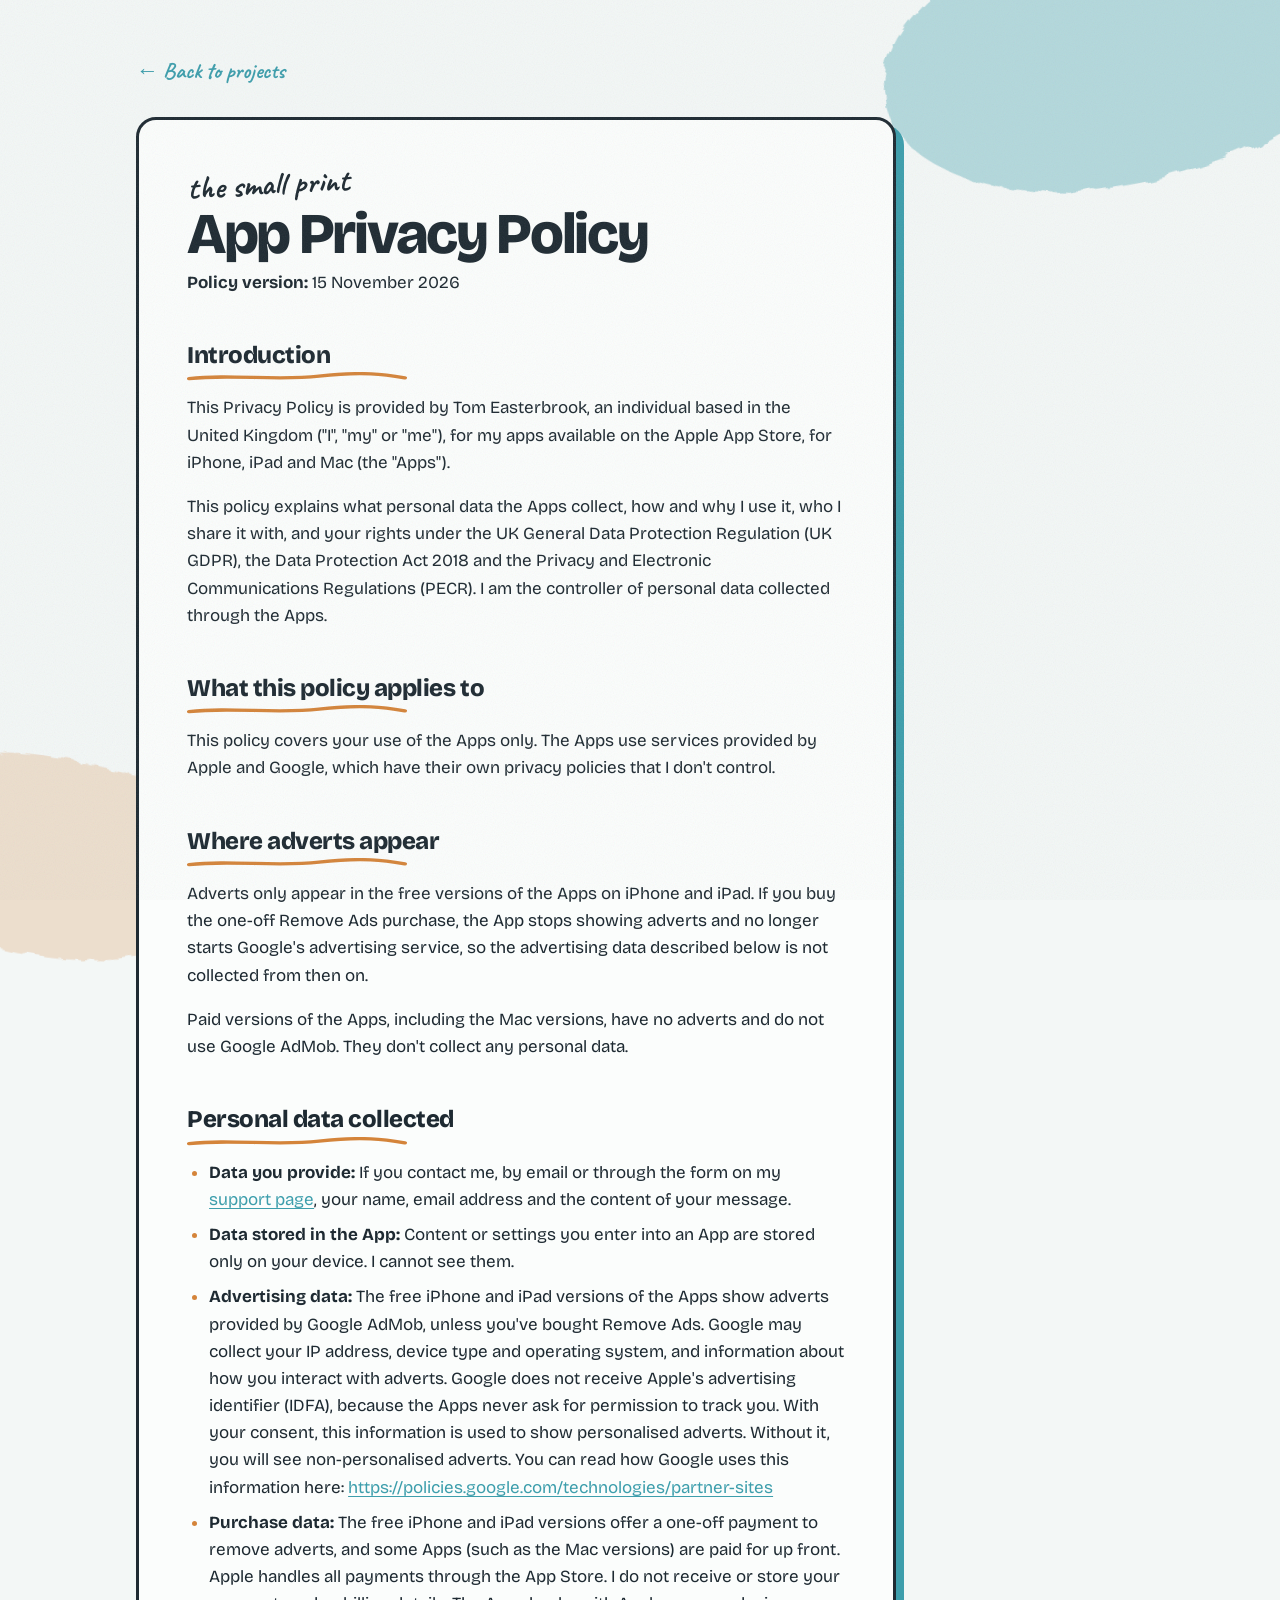
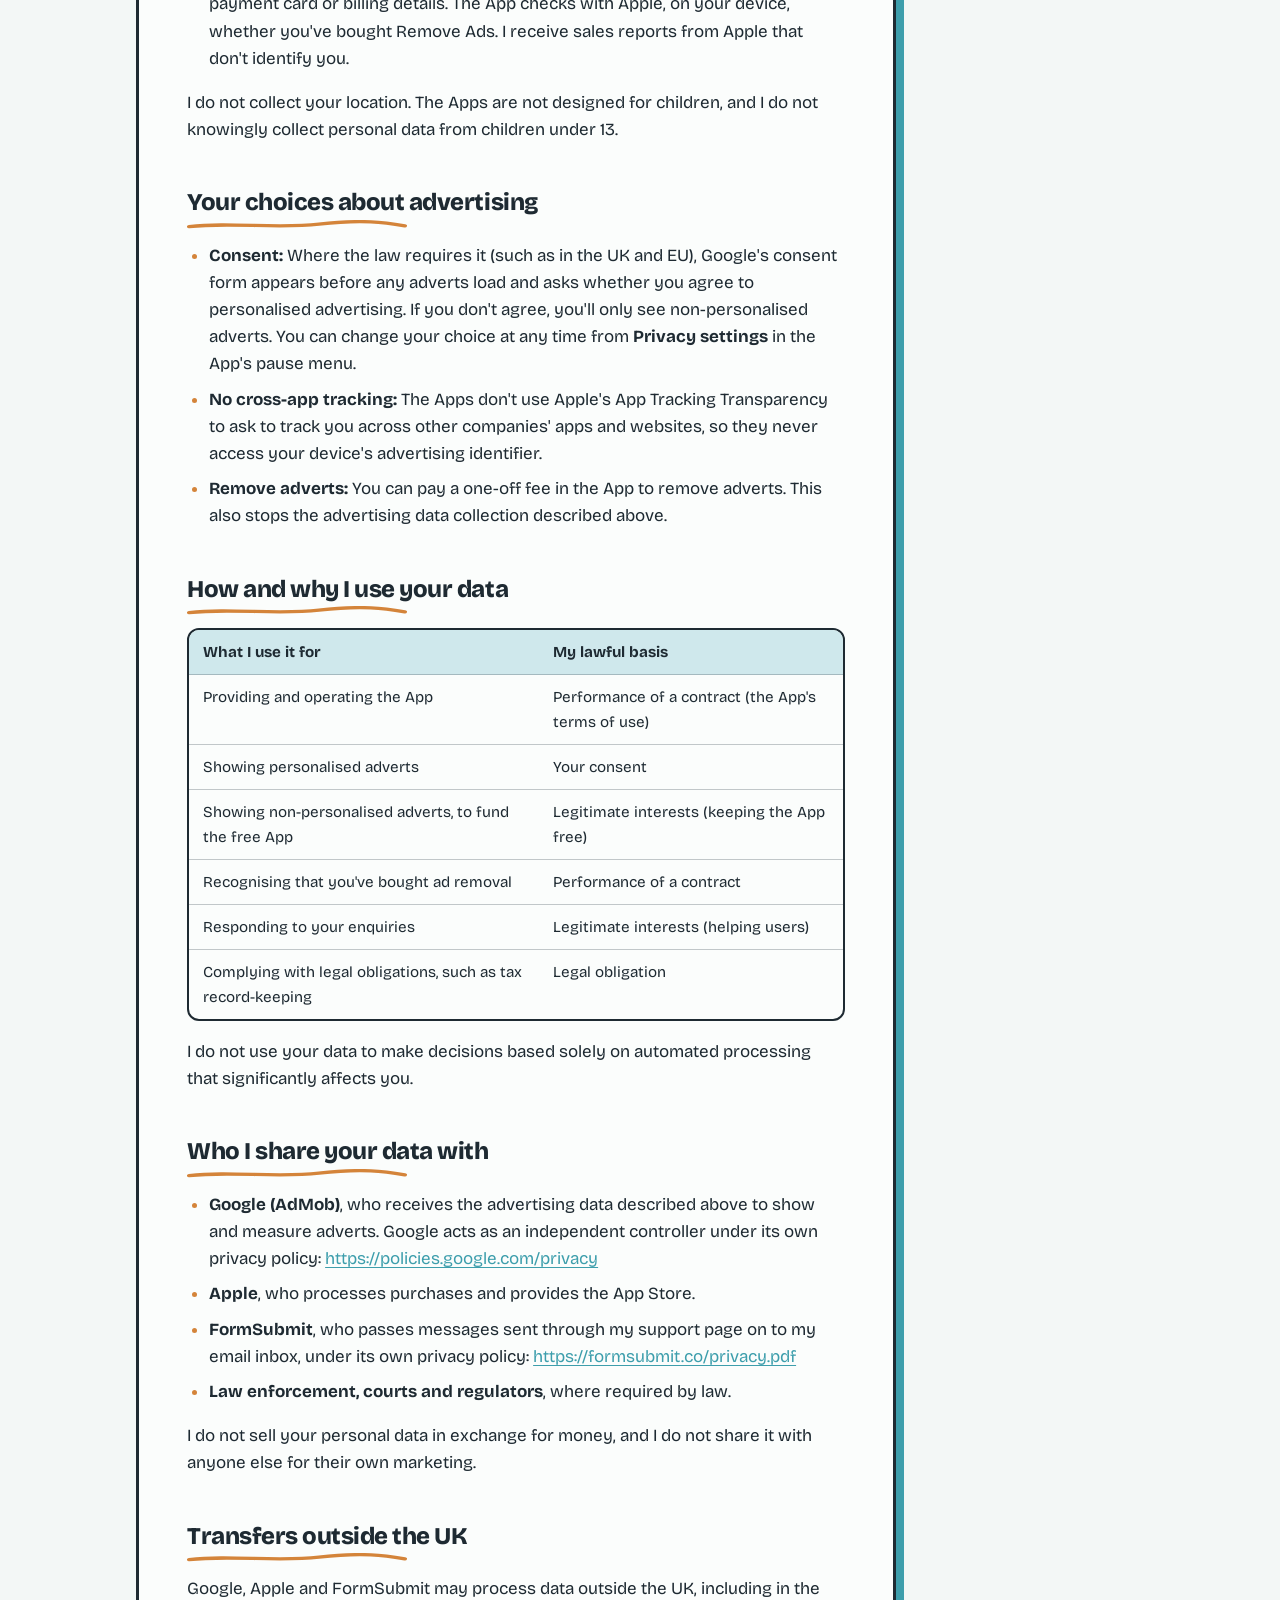
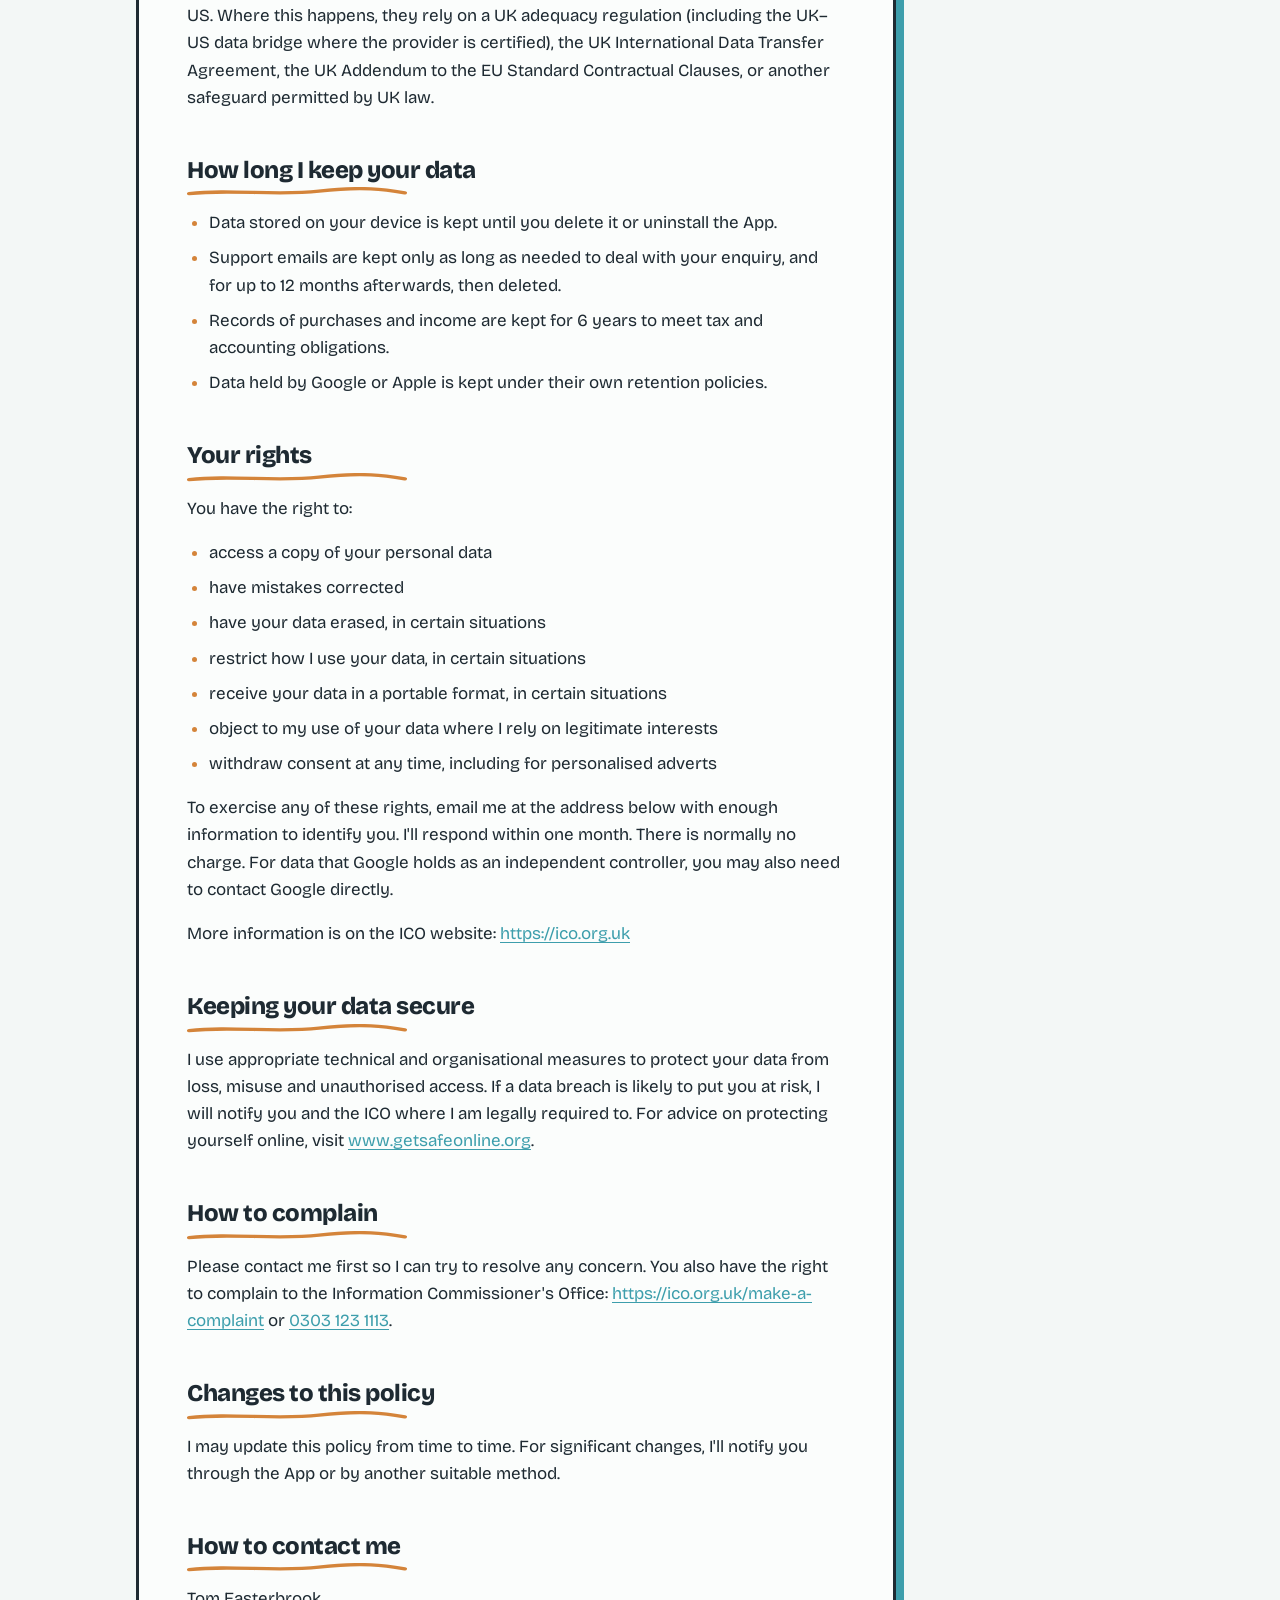
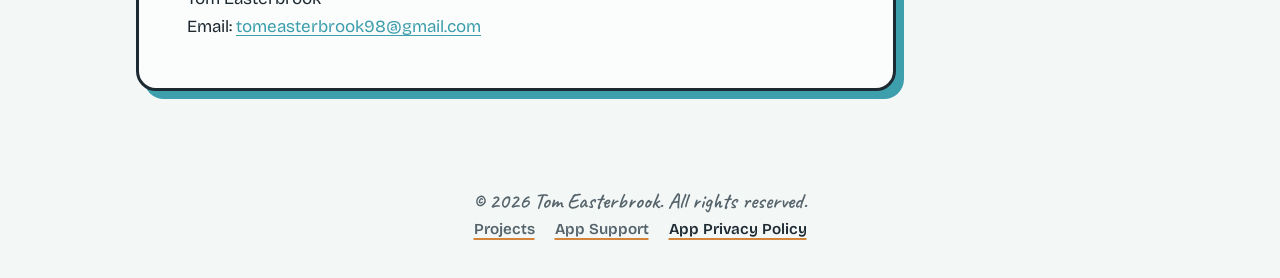
<file: privacy.html>
<!doctype html>
<html lang="en">
<head>
  <meta charset="utf-8">
  <meta name="viewport" content="width=device-width, initial-scale=1">
  <title>App Privacy Policy · Tom Easterbrook</title>
  <meta name="description" content="Privacy policy for Tom Easterbrook's mobile apps on the Apple App Store.">
  <link rel="icon" href="img/avatar.jpg">
  <link rel="preconnect" href="https://fonts.googleapis.com">
  <link rel="preconnect" href="https://fonts.gstatic.com" crossorigin>
  <link href="https://fonts.googleapis.com/css2?family=Bricolage+Grotesque:opsz,wght@12..96,400;12..96,600;12..96,800&family=Caveat:wght@500;700&display=swap" rel="stylesheet">
  <link rel="stylesheet" href="styles.css">
</head>
<body>
  <svg width="0" height="0" style="position:absolute" aria-hidden="true">
    <filter id="rough">
      <feTurbulence type="fractalNoise" baseFrequency="0.035" numOctaves="3" seed="7"/>
      <feDisplacementMap in="SourceGraphic" scale="14"/>
    </filter>
  </svg>

  <div class="brush brush-a" aria-hidden="true"></div>
  <div class="brush brush-b" aria-hidden="true"></div>

  <main class="wrap">
    <a class="back" href="index.html">← Back to projects</a>

    <article class="policy">
      <p class="scribble">the small print</p>
      <h1 class="policy-title">App Privacy Policy</h1>
      <p class="policy-version"><strong>Policy version:</strong> 15 November 2026</p>

      <h2>Introduction</h2>
      <p>This Privacy Policy is provided by Tom Easterbrook, an individual based in the United Kingdom ("I", "my" or "me"), for my apps available on the Apple App Store, for iPhone, iPad and Mac (the "Apps").</p>
      <p>This policy explains what personal data the Apps collect, how and why I use it, who I share it with, and your rights under the UK General Data Protection Regulation (UK GDPR), the Data Protection Act 2018 and the Privacy and Electronic Communications Regulations (PECR). I am the controller of personal data collected through the Apps.</p>

      <h2>What this policy applies to</h2>
      <p>This policy covers your use of the Apps only. The Apps use services provided by Apple and Google, which have their own privacy policies that I don't control.</p>

      <h2>Where adverts appear</h2>
      <p>Adverts only appear in the free versions of the Apps on iPhone and iPad. If you buy the one-off Remove Ads purchase, the App stops showing adverts and no longer starts Google's advertising service, so the advertising data described below is not collected from then on.</p>
      <p>Paid versions of the Apps, including the Mac versions, have no adverts and do not use Google AdMob. They don't collect any personal data.</p>

      <h2>Personal data collected</h2>
      <ul>
        <li><strong>Data you provide:</strong> If you contact me, by email or through the form on my <a href="support.html">support page</a>, your name, email address and the content of your message.</li>
        <li><strong>Data stored in the App:</strong> Content or settings you enter into an App are stored only on your device. I cannot see them.</li>
        <li><strong>Advertising data:</strong> The free iPhone and iPad versions of the Apps show adverts provided by Google AdMob, unless you've bought Remove Ads. Google may collect your IP address, device type and operating system, and information about how you interact with adverts. Google does not receive Apple's advertising identifier (IDFA), because the Apps never ask for permission to track you. With your consent, this information is used to show personalised adverts. Without it, you will see non-personalised adverts. You can read how Google uses this information here: <a href="https://policies.google.com/technologies/partner-sites" target="_blank" rel="noopener">https://policies.google.com/technologies/partner-sites</a></li>
        <li><strong>Purchase data:</strong> The free iPhone and iPad versions offer a one-off payment to remove adverts, and some Apps (such as the Mac versions) are paid for up front. Apple handles all payments through the App Store. I do not receive or store your payment card or billing details. The App checks with Apple, on your device, whether you've bought Remove Ads. I receive sales reports from Apple that don't identify you.</li>
      </ul>
      <p>I do not collect your location. The Apps are not designed for children, and I do not knowingly collect personal data from children under 13.</p>

      <h2>Your choices about advertising</h2>
      <ul>
        <li><strong>Consent:</strong> Where the law requires it (such as in the UK and EU), Google's consent form appears before any adverts load and asks whether you agree to personalised advertising. If you don't agree, you'll only see non-personalised adverts. You can change your choice at any time from <strong>Privacy settings</strong> in the App's pause menu.</li>
        <li><strong>No cross-app tracking:</strong> The Apps don't use Apple's App Tracking Transparency to ask to track you across other companies' apps and websites, so they never access your device's advertising identifier.</li>
        <li><strong>Remove adverts:</strong> You can pay a one-off fee in the App to remove adverts. This also stops the advertising data collection described above.</li>
      </ul>

      <h2>How and why I use your data</h2>
      <div class="table-wrap">
        <table>
          <thead>
            <tr><th scope="col">What I use it for</th><th scope="col">My lawful basis</th></tr>
          </thead>
          <tbody>
            <tr><td>Providing and operating the App</td><td>Performance of a contract (the App's terms of use)</td></tr>
            <tr><td>Showing personalised adverts</td><td>Your consent</td></tr>
            <tr><td>Showing non-personalised adverts, to fund the free App</td><td>Legitimate interests (keeping the App free)</td></tr>
            <tr><td>Recognising that you've bought ad removal</td><td>Performance of a contract</td></tr>
            <tr><td>Responding to your enquiries</td><td>Legitimate interests (helping users)</td></tr>
            <tr><td>Complying with legal obligations, such as tax record-keeping</td><td>Legal obligation</td></tr>
          </tbody>
        </table>
      </div>
      <p>I do not use your data to make decisions based solely on automated processing that significantly affects you.</p>

      <h2>Who I share your data with</h2>
      <ul>
        <li><strong>Google (AdMob)</strong>, who receives the advertising data described above to show and measure adverts. Google acts as an independent controller under its own privacy policy: <a href="https://policies.google.com/privacy" target="_blank" rel="noopener">https://policies.google.com/privacy</a></li>
        <li><strong>Apple</strong>, who processes purchases and provides the App Store.</li>
        <li><strong>FormSubmit</strong>, who passes messages sent through my support page on to my email inbox, under its own privacy policy: <a href="https://formsubmit.co/privacy.pdf" target="_blank" rel="noopener">https://formsubmit.co/privacy.pdf</a></li>
        <li><strong>Law enforcement, courts and regulators</strong>, where required by law.</li>
      </ul>
      <p>I do not sell your personal data in exchange for money, and I do not share it with anyone else for their own marketing.</p>

      <h2>Transfers outside the UK</h2>
      <p>Google, Apple and FormSubmit may process data outside the UK, including in the US. Where this happens, they rely on a UK adequacy regulation (including the UK–US data bridge where the provider is certified), the UK International Data Transfer Agreement, the UK Addendum to the EU Standard Contractual Clauses, or another safeguard permitted by UK law.</p>

      <h2>How long I keep your data</h2>
      <ul>
        <li>Data stored on your device is kept until you delete it or uninstall the App.</li>
        <li>Support emails are kept only as long as needed to deal with your enquiry, and for up to 12 months afterwards, then deleted.</li>
        <li>Records of purchases and income are kept for 6 years to meet tax and accounting obligations.</li>
        <li>Data held by Google or Apple is kept under their own retention policies.</li>
      </ul>

      <h2>Your rights</h2>
      <p>You have the right to:</p>
      <ul>
        <li>access a copy of your personal data</li>
        <li>have mistakes corrected</li>
        <li>have your data erased, in certain situations</li>
        <li>restrict how I use your data, in certain situations</li>
        <li>receive your data in a portable format, in certain situations</li>
        <li>object to my use of your data where I rely on legitimate interests</li>
        <li>withdraw consent at any time, including for personalised adverts</li>
      </ul>
      <p>To exercise any of these rights, email me at the address below with enough information to identify you. I'll respond within one month. There is normally no charge. For data that Google holds as an independent controller, you may also need to contact Google directly.</p>
      <p>More information is on the ICO website: <a href="https://ico.org.uk" target="_blank" rel="noopener">https://ico.org.uk</a></p>

      <h2>Keeping your data secure</h2>
      <p>I use appropriate technical and organisational measures to protect your data from loss, misuse and unauthorised access. If a data breach is likely to put you at risk, I will notify you and the ICO where I am legally required to. For advice on protecting yourself online, visit <a href="https://www.getsafeonline.org" target="_blank" rel="noopener">www.getsafeonline.org</a>.</p>

      <h2>How to complain</h2>
      <p>Please contact me first so I can try to resolve any concern. You also have the right to complain to the Information Commissioner's Office: <a href="https://ico.org.uk/make-a-complaint" target="_blank" rel="noopener">https://ico.org.uk/make-a-complaint</a> or <a href="tel:03031231113">0303 123 1113</a>.</p>

      <h2>Changes to this policy</h2>
      <p>I may update this policy from time to time. For significant changes, I'll notify you through the App or by another suitable method.</p>

      <h2>How to contact me</h2>
      <address>
        Tom Easterbrook<br>
        Email: <a href="mailto:tomeasterbrook98@gmail.com">tomeasterbrook98@gmail.com</a>
      </address>
    </article>

    <footer class="foot">
      <p>© 2026 Tom Easterbrook. All rights reserved.</p>
      <nav class="foot-links" aria-label="Footer">
        <a href="index.html">Projects</a>
        <a href="support.html">App Support</a>
        <a href="privacy.html" aria-current="page">App Privacy Policy</a>
      </nav>
    </footer>
  </main>
</body>
</html>
</file>
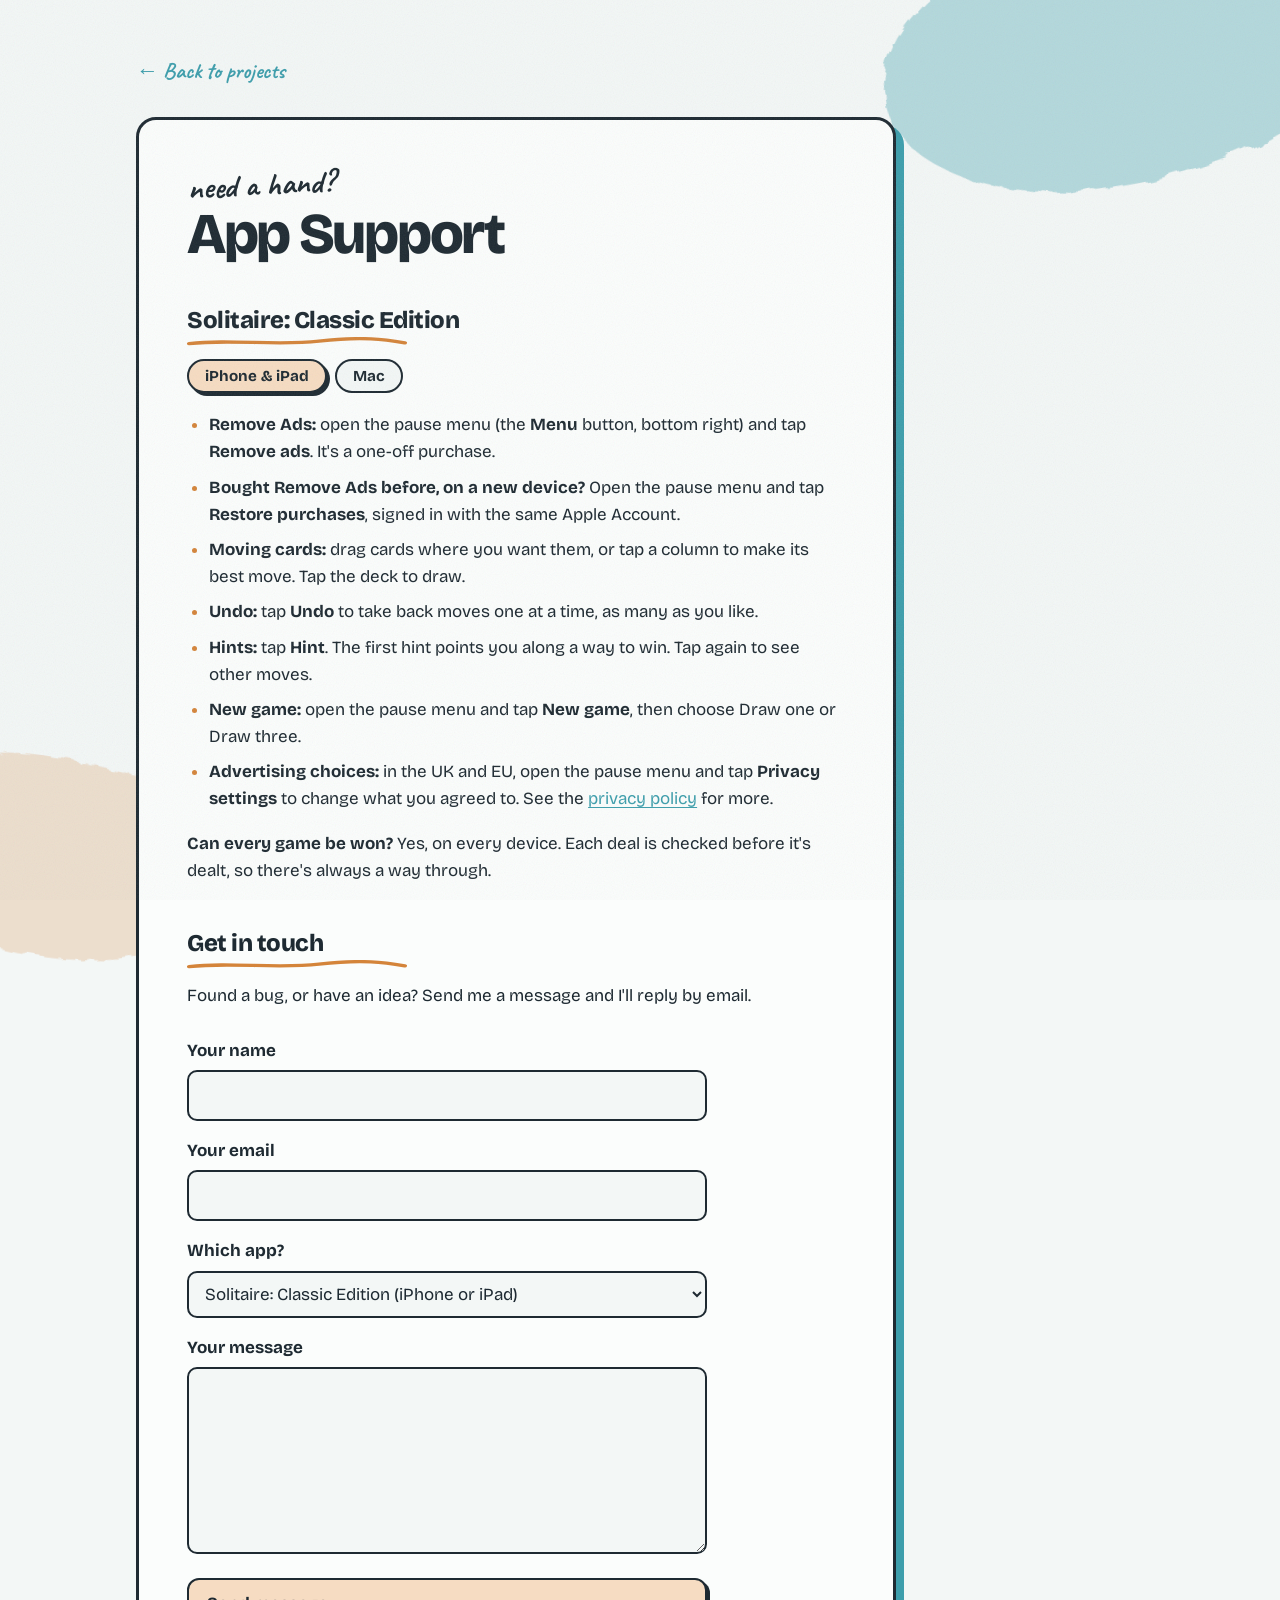
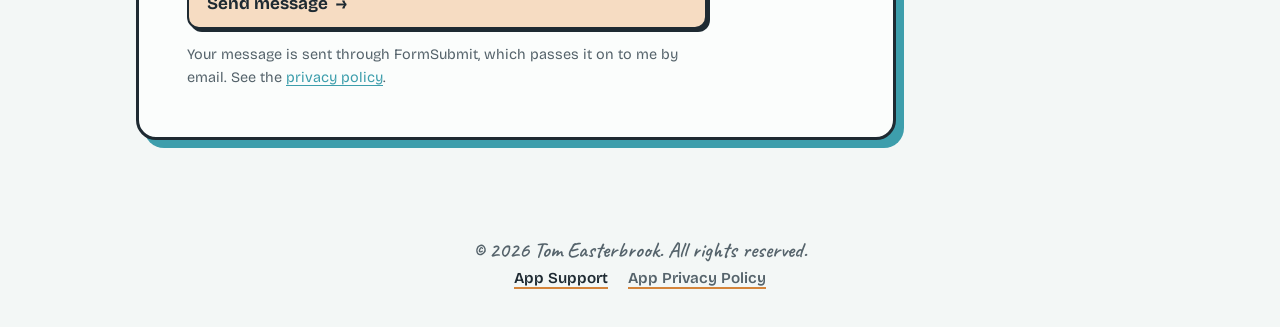
<file: support.html>
<!doctype html>
<html lang="en">
<head>
  <meta charset="utf-8">
  <meta name="viewport" content="width=device-width, initial-scale=1">
  <title>App Support · Tom Easterbrook</title>
  <meta name="description" content="Help and contact for Tom Easterbrook's apps, including Solitaire: Classic Edition for iPhone, iPad and Mac.">
  <link rel="icon" href="img/avatar.jpg">
  <link rel="preconnect" href="https://fonts.googleapis.com">
  <link rel="preconnect" href="https://fonts.gstatic.com" crossorigin>
  <link href="https://fonts.googleapis.com/css2?family=Bricolage+Grotesque:opsz,wght@12..96,400;12..96,600;12..96,800&family=Caveat:wght@500;700&display=swap" rel="stylesheet">
  <link rel="stylesheet" href="styles.css">
</head>
<body>
  <svg width="0" height="0" style="position:absolute" aria-hidden="true">
    <filter id="rough">
      <feTurbulence type="fractalNoise" baseFrequency="0.035" numOctaves="3" seed="7"/>
      <feDisplacementMap in="SourceGraphic" scale="14"/>
    </filter>
  </svg>

  <div class="brush brush-a" aria-hidden="true"></div>
  <div class="brush brush-b" aria-hidden="true"></div>

  <main class="wrap">
    <a class="back" href="index.html">← Back to projects</a>

    <article class="policy">
      <p class="scribble">need a hand?</p>
      <h1 class="policy-title">App Support</h1>

      <p class="sent" id="sent" hidden>Thanks, your message is on its way. I'll reply to the email address you gave, usually within a couple of days.</p>

      <h2>Solitaire: Classic Edition</h2>
      <div class="pills" role="group" aria-label="Help for" hidden>
        <button type="button" class="pill" data-show="ios" aria-pressed="true">iPhone &amp; iPad</button>
        <button type="button" class="pill" data-show="mac" aria-pressed="false">Mac</button>
      </div>

      <div class="help" data-help="ios">
        <h3 class="help-for">On iPhone and iPad</h3>
        <ul>
          <li><strong>Remove Ads:</strong> open the pause menu (the <strong>Menu</strong> button, bottom right) and tap <strong>Remove ads</strong>. It's a one-off purchase.</li>
          <li><strong>Bought Remove Ads before, on a new device?</strong> Open the pause menu and tap <strong>Restore purchases</strong>, signed in with the same Apple Account.</li>
          <li><strong>Moving cards:</strong> drag cards where you want them, or tap a column to make its best move. Tap the deck to draw.</li>
          <li><strong>Undo:</strong> tap <strong>Undo</strong> to take back moves one at a time, as many as you like.</li>
          <li><strong>Hints:</strong> tap <strong>Hint</strong>. The first hint points you along a way to win. Tap again to see other moves.</li>
          <li><strong>New game:</strong> open the pause menu and tap <strong>New game</strong>, then choose Draw one or Draw three.</li>
          <li><strong>Advertising choices:</strong> in the UK and EU, open the pause menu and tap <strong>Privacy settings</strong> to change what you agreed to. See the <a href="privacy.html">privacy policy</a> for more.</li>
        </ul>
      </div>

      <div class="help" data-help="mac">
        <h3 class="help-for">On the Mac</h3>
        <ul>
          <li><strong>No adverts:</strong> the Mac version is a one-off purchase from the Mac App Store, with no adverts and nothing more to buy.</li>
          <li><strong>Moving cards:</strong> drag cards where you want them, or click a column to make its best move. Click the deck to draw.</li>
          <li><strong>Undo:</strong> press <strong>⌘Z</strong>, or click <strong>Undo</strong>, to take back moves one at a time.</li>
          <li><strong>Hints:</strong> press <strong>H</strong>, or click <strong>Hint</strong>. The first hint points you along a way to win.</li>
          <li><strong>Pause:</strong> press <strong>Esc</strong>, or click <strong>Menu</strong>, for the pause menu, with music and sound settings.</li>
          <li><strong>New game:</strong> press <strong>⌘N</strong>, choose Draw one or Draw three, then press <strong>Return</strong> to deal.</li>
          <li><strong>On a new Mac?</strong> Download it again from your Purchased list in the Mac App Store, signed in with the same Apple Account.</li>
        </ul>
      </div>

      <p><strong>Can every game be won?</strong> Yes, on every device. Each deal is checked before it's dealt, so there's always a way through.</p>

      <h2>Get in touch</h2>
      <p>Found a bug, or have an idea? Send me a message and I'll reply by email.</p>

      <form class="contact" action="https://formsubmit.co/tomeasterbrook98@gmail.com" method="POST">
        <!-- FormSubmit forwards this form to my inbox: https://formsubmit.co -->
        <input type="hidden" name="_subject" value="App support message">
        <input type="hidden" name="_template" value="table">
        <input type="hidden" name="_next" value="https://tomeasterbrook.co.uk/support.html?sent=1#sent">
        <input type="text" name="_honey" class="honey" tabindex="-1" autocomplete="off" aria-hidden="true">

        <label for="name">Your name</label>
        <input id="name" name="name" type="text" autocomplete="name" required>

        <label for="email">Your email</label>
        <input id="email" name="email" type="email" autocomplete="email" required>

        <label for="app">Which app?</label>
        <select id="app" name="app">
          <option>Solitaire: Classic Edition (iPhone or iPad)</option>
          <option>Solitaire: Classic Edition (Mac)</option>
          <option>Something else</option>
        </select>

        <label for="message">Your message</label>
        <textarea id="message" name="message" rows="6" required></textarea>

        <button class="link" type="submit">Send message <span class="arrow" aria-hidden="true">→</span></button>
        <p class="fine">Your message is sent through FormSubmit, which passes it on to me by email. See the <a href="privacy.html">privacy policy</a>.</p>
      </form>
    </article>

    <footer class="foot">
      <p>© 2026 Tom Easterbrook. All rights reserved.</p>
      <nav class="foot-links" aria-label="Footer">
        <a href="support.html" aria-current="page">App Support</a>
        <a href="privacy.html">App Privacy Policy</a>
      </nav>
    </footer>
  </main>

  <script>
    // Help for iPhone & iPad or the Mac: start on the visitor's own kind of
    // device. Without this script, both lists simply show.
    const pills = document.querySelector('.pills')
    const show = (which) => {
      pills.querySelectorAll('.pill').forEach(p => p.setAttribute('aria-pressed', p.dataset.show === which))
      document.querySelectorAll('.help').forEach(h => { h.hidden = h.dataset.help !== which })
    }
    const onMac = /Mac/.test(navigator.platform) && navigator.maxTouchPoints < 2
    pills.hidden = false
    pills.addEventListener('click', e => { const b = e.target.closest('.pill'); if (b) show(b.dataset.show) })
    show(onMac ? 'mac' : 'ios')

    // Back from FormSubmit after sending: say thanks.
    if (new URLSearchParams(location.search).has('sent')) {
      document.getElementById('sent').hidden = false
    }
  </script>
</body>
</html>
</file>
<file: styles.css>
/* Palette pulled from the portrait: teal brushwork, ginger hair, slate shirt, paper. */
:root {
  --paper: #f3f7f6;
  --paper-2: #fbfdfc;
  --ink: #1e2a32;
  --muted: #55636b;
  --teal: #3d9eac;
  --teal-soft: #cfe8ec;
  --ginger: #d4843a;
  --ginger-soft: #f6dcc2;
  --blush: #f1b9a5;
  --line: #1e2a32;
  --shadow: 6px 6px 0 var(--line);
  --display: "Bricolage Grotesque", system-ui, sans-serif;
  --hand: "Caveat", "Comic Sans MS", cursive;
  color-scheme: light;
}

@media (prefers-color-scheme: dark) {
  :root {
    --paper: #142026;
    --paper-2: #1c2b32;
    --ink: #eef3f1;
    --muted: #a9b8bd;
    --teal: #5fc0cd;
    --teal-soft: #1f4148;
    --ginger: #f0a25a;
    --ginger-soft: #4a3220;
    --line: #0a1216;
    color-scheme: dark;
  }
}

* { box-sizing: border-box; }
[x-cloak] { display: none !important; }

body {
  margin: 0;
  min-height: 100vh;
  overflow-x: hidden;
  background: var(--paper);
  color: var(--ink);
  font: 17px/1.6 var(--display);
  -webkit-font-smoothing: antialiased;
}

/* Paper grain over everything */
body::after {
  content: "";
  position: fixed; inset: 0;
  pointer-events: none;
  opacity: .08;
  background-image: url("data:image/svg+xml,%3Csvg xmlns='http://www.w3.org/2000/svg' width='200' height='200'%3E%3Cfilter id='n'%3E%3CfeTurbulence type='fractalNoise' baseFrequency='.9' numOctaves='2'/%3E%3C/filter%3E%3Crect width='100%25' height='100%25' filter='url(%23n)'/%3E%3C/svg%3E");
}

/* Big painterly brush strokes in the background */
.brush {
  position: fixed;
  z-index: -1;
  filter: url(#rough);
  opacity: .35;
  border-radius: 40% 60% 55% 45% / 50% 40% 60% 50%;
}
.brush-a { width: 520px; height: 260px; top: -80px; right: -120px; background: var(--teal); transform: rotate(-12deg); }
.brush-b { width: 420px; height: 200px; bottom: -60px; left: -140px; background: var(--ginger); transform: rotate(8deg); opacity: .22; }

.wrap { max-width: 1040px; margin: 0 auto; padding: 56px 16px 40px; }

/* ---------- Hero ---------- */
.hero {
  display: grid;
  grid-template-columns: minmax(220px, 360px) 1fr;
  align-items: center;
  gap: 48px;
  margin-bottom: 88px;
}

.portrait { position: relative; }

.avatar {
  display: block;
  width: 100%;
  padding: 0;
  border: 3px solid var(--line);
  border-radius: 46% 54% 50% 50% / 52% 46% 54% 48%;
  background: #f6f9f8;            /* matches the portrait's own paper, in both themes */
  box-shadow: var(--shadow);
  overflow: hidden;
  transform: rotate(-3deg);
}
.avatar img { display: block; width: 100%; height: auto; }



.scribble {
  margin: 0;
  font: 700 2rem var(--hand);
  color: var(--teal);
  transform: rotate(-3deg);
  transform-origin: left;
}

h1 {
  margin: -6px 0 12px;
  font-size: clamp(4rem, 12vw, 8rem);
  font-weight: 800;
  line-height: .9;
  letter-spacing: -.04em;
}
h1 .dot { color: var(--ginger); }

.lede { margin: 0; max-width: 30ch; font-size: clamp(1.15rem, 2.2vw, 1.45rem); color: var(--muted); }

mark {
  color: var(--ink);
  background: linear-gradient(transparent 55%, var(--teal-soft) 55%, var(--teal-soft) 92%, transparent 92%);
  padding: 0 .1em;
}
mark.ginger { background: linear-gradient(transparent 55%, var(--ginger-soft) 55%, var(--ginger-soft) 92%, transparent 92%); }

/* ---------- Projects ---------- */
.section-head {
  display: flex; flex-wrap: wrap; align-items: end; justify-content: space-between;
  gap: 16px; margin-bottom: 32px;
}
h2 {
  position: relative;
  margin: 0;
  font-size: clamp(1.8rem, 4vw, 2.4rem);
  font-weight: 800;
  letter-spacing: -.02em;
}
/* hand-drawn underline */
h2::after {
  content: "";
  position: absolute; left: 0; right: 10%; bottom: -10px; height: 12px;
  background: url("data:image/svg+xml,%3Csvg xmlns='http://www.w3.org/2000/svg' viewBox='0 0 200 12' preserveAspectRatio='none'%3E%3Cpath d='M2 8 C 40 2, 80 11, 120 5 S 180 3, 198 7' fill='none' stroke='%23d4843a' stroke-width='4' stroke-linecap='round'/%3E%3C/svg%3E") no-repeat center / 100% 100%;
}

.link:focus-visible { outline: 3px dashed var(--ginger); outline-offset: 3px; }

.grid {
  display: grid;
  grid-template-columns: repeat(auto-fill, minmax(min(100%, 320px), 1fr));
  gap: 36px 28px;
}

.card {
  --accent: var(--teal);
  --accent-soft: var(--teal-soft);
  position: relative;
  display: flex; flex-direction: column;
  padding: 28px 26px 24px;
  background: var(--paper-2);
  border: 3px solid var(--line);
  border-radius: 20px;
  box-shadow: 8px 8px 0 var(--accent);
  transform: rotate(var(--tilt, 0deg));
  transition: transform .35s cubic-bezier(.34, 1.56, .64, 1), box-shadow .25s;
  animation: pop-in .5s cubic-bezier(.34, 1.56, .64, 1) both;
}
.card.ginger { --accent: var(--ginger); --accent-soft: var(--ginger-soft); }
.card.ink { --accent: var(--line); --accent-soft: var(--teal-soft); }
.card:hover { transform: rotate(0deg) translateY(-6px); box-shadow: 12px 14px 0 var(--accent); }

/* masking tape */
.tape {
  position: absolute; top: -14px; left: 50%;
  width: 96px; height: 26px;
  background: var(--accent-soft);
  opacity: .9;
  transform: translateX(-50%) rotate(-4deg);
  clip-path: polygon(3% 0, 97% 6%, 100% 50%, 96% 100%, 2% 94%, 0 50%);
}

.card-head { display: flex; align-items: center; justify-content: space-between; margin-bottom: 8px; }
.app-icon {
  display: block;
  width: 64px; height: 64px;
  border: 2px solid var(--line);
  border-radius: 22.5%;            /* iOS-style rounded square */
  box-shadow: 3px 3px 0 var(--line);
  transition: transform .4s cubic-bezier(.34, 1.56, .64, 1);
}
.card:hover .app-icon { transform: rotate(-8deg) scale(1.08); }

.card h3 { margin: 6px 0 0; font-size: 1.7rem; font-weight: 800; letter-spacing: -.02em; }
.tagline { margin: 0 0 12px; font: 700 1.45rem/1.2 var(--hand); color: var(--accent); }
.desc { margin: 0 0 18px; color: var(--muted); }

.status {
  font-size: .78rem; font-weight: 600;
  padding: 4px 10px;
  border: 2px solid var(--line);
  border-radius: 999px;
  white-space: nowrap;
}
.status.live { background: var(--teal-soft); }
.status.in-progress { background: var(--ginger-soft); }
.status.archived { background: var(--paper); color: var(--muted); }

.tags { list-style: none; display: flex; flex-wrap: wrap; gap: 6px; margin: 0 0 22px; padding: 0; }
.tags li {
  font-size: .8rem; font-weight: 600;
  padding: 2px 10px;
  border: 1.5px dashed var(--muted);
  border-radius: 8px;
  color: var(--muted);
}

.link {
  margin-top: auto; align-self: flex-start;
  display: inline-flex; align-items: center; gap: 8px;
  padding: 10px 18px;
  font-weight: 700;
  text-decoration: none;
  color: var(--ink);
  background: var(--accent-soft);
  border: 2px solid var(--line);
  border-radius: 12px;
  box-shadow: 3px 3px 0 var(--line);
  transition: transform .15s, box-shadow .15s;
}
.link:hover { transform: translate(-2px, -2px); box-shadow: 5px 5px 0 var(--line); }
.link:active { transform: translate(2px, 2px); box-shadow: 1px 1px 0 var(--line); }
.link .arrow { transition: transform .2s; }
.link:hover .arrow { transform: translateX(4px); }

.soon { margin: auto 0 0; font: 700 1.4rem var(--hand); color: var(--muted); }

.foot { margin-top: 96px; text-align: center; font: 600 1.35rem var(--hand); color: var(--muted); }
.foot p { margin: 0; }

/* ---------- Footer links ---------- */
.foot-links { display: flex; flex-wrap: wrap; justify-content: center; gap: 8px 20px; margin-top: 6px; font: 600 .95rem var(--display); }
.foot-links a { color: var(--muted); text-decoration-color: var(--ginger); text-decoration-thickness: 2px; text-underline-offset: 4px; }
.foot-links a:hover, .foot-links a[aria-current="page"] { color: var(--ink); }

/* ---------- Privacy policy page ---------- */
.back {
  display: inline-block; margin-bottom: 32px;
  font: 700 1.4rem var(--hand); color: var(--teal); text-decoration: none;
}
.back:hover { color: var(--ginger); }

.policy {
  max-width: 760px;
  padding: clamp(24px, 5vw, 48px);
  background: var(--paper-2);
  border: 3px solid var(--line);
  border-radius: 20px;
  box-shadow: 8px 8px 0 var(--teal);
}
.policy-title { font-size: clamp(2.2rem, 7vw, 3.6rem); margin: 0 0 8px; }
.policy-version { margin: 0 0 8px; color: var(--muted); }
.policy h2 { margin: 40px 0 20px; font-size: 1.5rem; }
.policy h2::after { right: auto; width: min(220px, 80%); height: 10px; bottom: -8px; }
.policy p, .policy li { color: var(--ink); }
.policy ul { padding-left: 1.3em; }
.policy li { margin-bottom: 8px; }
.policy li::marker { color: var(--ginger); }
.policy a { color: var(--teal); overflow-wrap: anywhere; text-underline-offset: 3px; }
.policy a:hover { color: var(--ginger); }
.policy address { font-style: normal; }

.table-wrap { overflow-x: auto; margin: 0 0 16px; border: 2px solid var(--line); border-radius: 12px; }
.policy table { width: 100%; border-collapse: collapse; font-size: .95rem; }
.policy th, .policy td { padding: 10px 14px; text-align: left; vertical-align: top; border-bottom: 1px solid color-mix(in srgb, var(--muted) 35%, transparent); }
.policy th { background: var(--teal-soft); font-weight: 700; }
.policy tbody tr:last-child td { border-bottom: 0; }

/* ---------- Motion ---------- */
@keyframes pop-in {
  from { opacity: 0; transform: translateY(24px) rotate(0deg) scale(.95); }
}
@media (prefers-reduced-motion: reduce) {
  *, *::before, *::after { animation: none !important; transition: none !important; }
}

/* ---------- Small screens ---------- */
@media (max-width: 720px) {
  .wrap { padding-top: 40px; }
  .hero { grid-template-columns: 1fr; gap: 28px; margin-bottom: 64px; text-align: center; }
  .portrait { width: min(260px, 70%); margin: 0 auto; }
  .scribble { transform-origin: center; }
  .lede { margin: 0 auto; }
}

/* ---------- Support page ---------- */
.sent {
  margin: 16px 0 0; padding: 12px 16px;
  background: var(--teal-soft);
  border: 2px solid var(--line);
  border-radius: 12px;
}
.contact { display: grid; gap: 6px; max-width: 520px; --accent-soft: var(--ginger-soft); }
.contact label { margin-top: 10px; font-weight: 700; }
.contact input, .contact select, .contact textarea {
  width: 100%;
  padding: 10px 12px;
  font: inherit;
  color: var(--ink);
  background: var(--paper);
  border: 2px solid var(--line);
  border-radius: 10px;
}
.contact textarea { resize: vertical; }
.contact input:focus-visible, .contact select:focus-visible, .contact textarea:focus-visible {
  outline: 3px dashed var(--ginger); outline-offset: 2px;
}
.contact button { margin-top: 18px; font: inherit; font-weight: 700; cursor: pointer; }
.contact .honey { position: absolute; left: -9999px; }
.contact .fine { margin: 8px 0 0; font-size: .9rem; color: var(--muted); }
.pills { display: flex; flex-wrap: wrap; gap: 8px; margin: 0 0 18px; }
.pill {
  padding: 6px 16px;
  font: 700 .95rem var(--display);
  color: var(--ink);
  background: var(--paper);
  border: 2px solid var(--line);
  border-radius: 999px;
  cursor: pointer;
  transition: transform .15s, box-shadow .15s;
}
.pill:hover { transform: translate(-1px, -1px); box-shadow: 3px 3px 0 var(--line); }
.pill[aria-pressed="true"] { background: var(--ginger-soft); box-shadow: 3px 3px 0 var(--line); }
.pill:focus-visible { outline: 3px dashed var(--ginger); outline-offset: 3px; }
.help-for { margin: 0 0 8px; font: 700 1.1rem var(--display); }
.pills:not([hidden]) ~ .help .help-for { display: none; }
</file>
